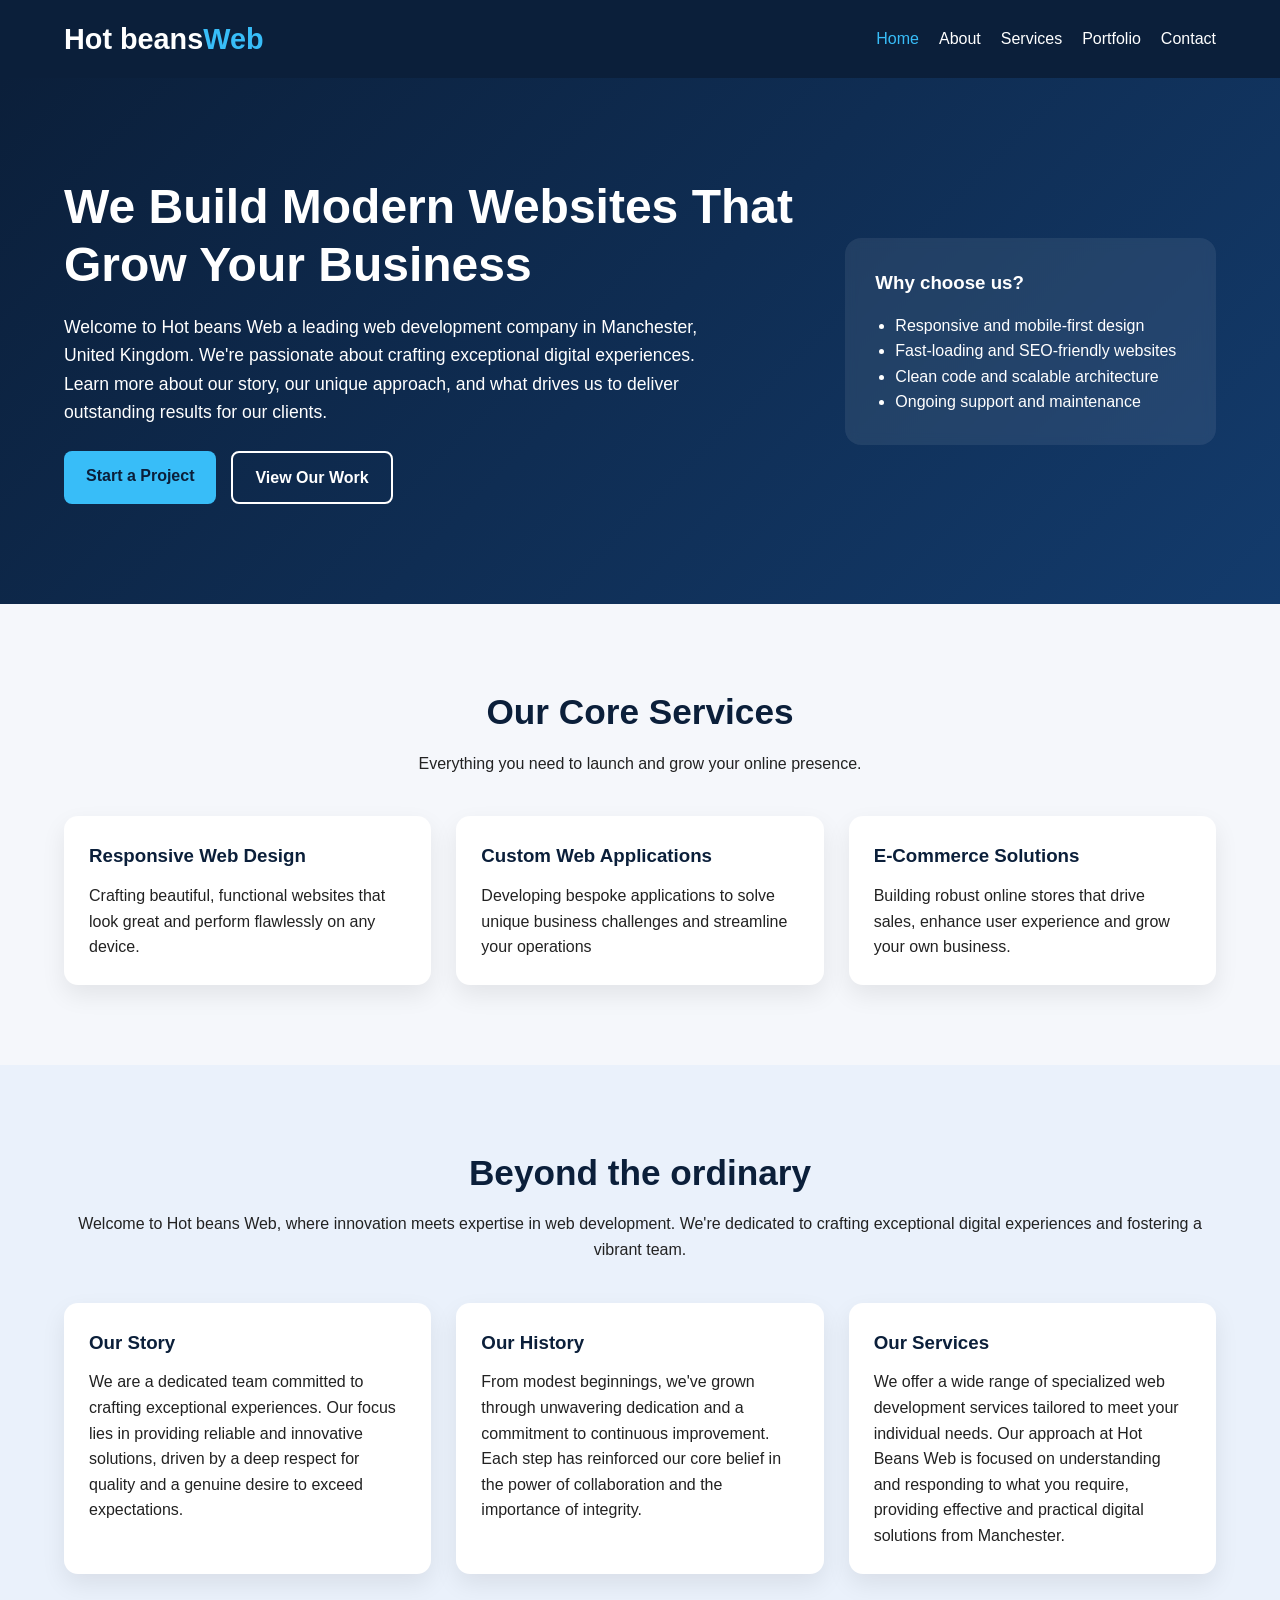
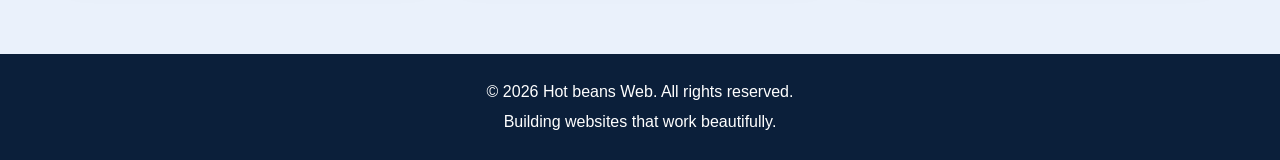
<file: index.html>
<!DOCTYPE html>
<html lang="en">
<head>
  <meta charset="UTF-8" />
  <meta name="viewport" content="width=device-width, initial-scale=1.0" />
  <meta name="description" content="Hot beans Web is a modern web development company building fast, responsive, and scalable websites for businesses." />
  <title>Hot beans Web | Web Development Company</title>
  <link rel="stylesheet" href="css/style.css"/>
</head>
<body>
  <header class="header">
    <div class="container navbar">
      <a href="index.html" class="logo">Hot beans<span>Web</span></a>

      <nav>
        <ul class="nav-links">
          <li><a href="index.html" class="active">Home</a></li>
          <li><a href="pages/about.html">About</a></li>
          <li><a href="pages/services.html">Services</a></li>
          <li><a href="pages/portfolio.html">Portfolio</a></li>
          <li><a href="pages/contact.html">Contact</a></li>
        </ul>
      </nav>

      <button id="menu-toggle" class="menu-toggle">Menu</button>
    </div>
  </header>
<section class="hero">

      <div class="container hero-grid">

        <div class="hero-text">

          <h1>We Build Modern Websites That Grow Your Business</h1>

          <p>

            Welcome to Hot beans Web a leading web development company in Manchester, United Kingdom. We're passionate about crafting 

            exceptional digital experiences. Learn more about our story, our unique approach, and what drives us to deliver outstanding results for our clients.

          </p>

          <div class="hero-buttons">

            <a href="pages/contact.html" class="btn primary-btn">Start a Project</a>

            <a href="pages/portfolio.html" class="btn secondary-btn">View Our Work</a>

          </div>

        </div>

        <div class="hero-card">

          <h3>Why choose us?</h3>

          <ul>

            <li>Responsive and mobile-first design</li>

            <li>Fast-loading and SEO-friendly websites</li>

            <li>Clean code and scalable architecture</li>

            <li>Ongoing support and maintenance</li>

          </ul>

        </div>

      </div>

    </section>

    <section class="section">
      <div class="container">
        <div class="section-title">
          <h2>Our Core Services</h2>
          <p>Everything you need to launch and grow your online presence.</p>
        </div>

        <div class="cards">
          <div class="card">
            <h3>Responsive Web Design</h3>
            <p>Crafting beautiful, functional websites that look great and perform flawlessly on any device.</p>
          </div>
          <div class="card">
            <h3>Custom Web Applications</h3>
            <p>Developing bespoke applications to solve unique business challenges and streamline your operations</p>
          </div>
          <div class="card">
            <h3>E-Commerce Solutions</h3>
            <p>Building robust online stores that drive sales, enhance user experience and grow your own business.
            </p>
          </div>
        </div>
      </div>
    </section>
       
    <section class="section dark-section">
      <div class="container">
        <div class="section-title">
          <h2>Beyond the ordinary</h2>
          <p>Welcome to Hot beans Web, where innovation meets expertise in web development. 
            We're dedicated to crafting exceptional digital experiences and fostering a vibrant team.</p>
        </div>

        <div class="features">
          <div class="feature-box">
            <h3>Our Story</h3>
            <p>We are a dedicated team committed to crafting exceptional experiences. 
              Our focus lies in providing reliable and innovative solutions, driven by
               a deep respect for quality and a genuine desire to exceed expectations.</p>
          </div>
          <div class="feature-box">
            <h3>Our History</h3>
            <p>From modest beginnings, we've grown through unwavering dedication and a commitment to continuous improvement. 
              Each step has reinforced our core belief in the power of collaboration and the importance of integrity.</p>
          </div>
          <div class="feature-box">
            <h3>Our Services</h3>
            <p>We offer a wide range of specialized web development services tailored to meet your individual needs.
              Our approach at Hot Beans Web is focused on understanding and responding to what you require, providing 
              effective and practical digital solutions from Manchester.
            </p>
          </div>
        </div>
      </div>
    </section>
  </main>

  <footer class="footer">
    <div class="container footer-content">
      <p>&copy; 2026 Hot beans Web. All rights reserved.</p>
      <p>Building websites that work beautifully.</p>
    </div>
  </footer>

  <script src="scripts/javascript.js"></script>
</body>
</html>
</file>
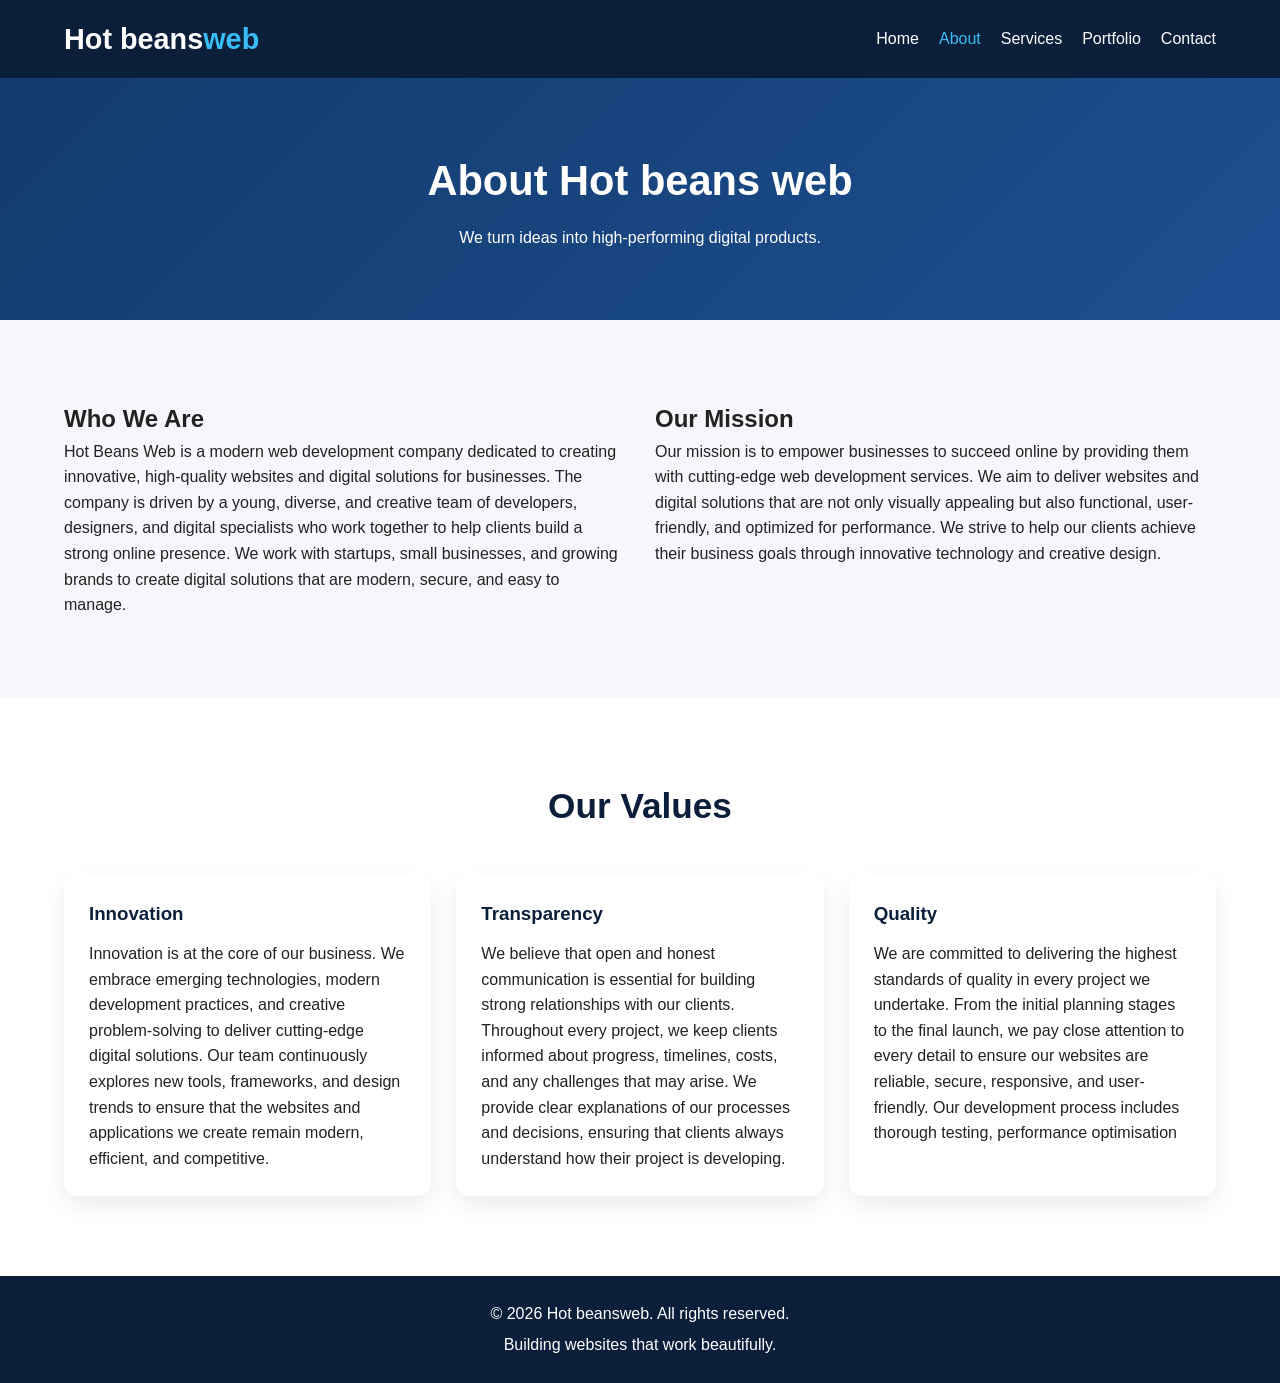
<file: pages/about.html>
<!DOCTYPE html>
<html lang="en">
<head>
  <meta charset="UTF-8" />
  <meta name="viewport" content="width=device-width, initial-scale=1.0" />
  <meta name="description" content="Learn more about Hot beans web, our mission, team values, and approach to web development." />
  <title>About Us | Hot beans web</title>
  <link rel="stylesheet" href="../css/style.css" />
</head>
<body>
  <header class="header">
    <div class="container navbar">
      <a href="../index.html" class="logo">Hot beans<span>web</span></a>

      <nav>
        <ul class="nav-links">
          <li><a href="../index.html">Home</a></li>
          <li><a href="about.html" class="active">About</a></li>
          <li><a href="services.html">Services</a></li>
          <li><a href="portfolio.html">Portfolio</a></li>
          <li><a href="contact.html">Contact</a></li>
        </ul>
      </nav>

      <button id="menu-toggle" class="menu-toggle">Menu</button>
    </div>
  </header>

  <main class="page-main">
    <section class="page-banner">
      <div class="container">
        <h1>About Hot beans web</h1>
        <p>We turn ideas into high-performing digital products.</p>
      </div>
    </section>

    <section class="section">
      <div class="container two-column">
        <div>
          <h2>Who We Are</h2>
          <p>
            Hot Beans Web is a modern web development company dedicated to creating innovative, 
            high-quality websites and digital solutions for businesses. The company is driven by 
            a young, diverse, and creative team of developers, designers, and digital specialists 
            who work together to help clients build a strong online presence. We work with startups,
            small businesses, and growing brands to create digital solutions that are modern, secure, 
            and easy to manage. </p>
        </div>
        <div>
          <h2>Our Mission</h2>
          <p>
            Our mission is to empower businesses to succeed online by providing them with 
            cutting-edge web development services. We aim to deliver websites and digital 
            solutions that are not only visually appealing but also functional, user-friendly, 
            and optimized for performance. We strive to help our clients achieve their business 
            goals through innovative technology and creative design.
          </p>
        </div>
      </div>
    </section>

    <section class="section light-section">
      <div class="container">
        <div class="section-title">
          <h2>Our Values</h2>
        </div>

        <div class="cards">
          <div class="card">
            <h3>Innovation</h3>
            <p>Innovation is at the core of our business. We embrace emerging technologies,
               modern development practices, and creative problem-solving to deliver cutting-edge
              digital solutions. Our team continuously explores new tools, frameworks, and design 
              trends to ensure that the websites and applications we create remain modern, efficient, and competitive.</p>
          </div>
          <div class="card">
            <h3>Transparency</h3>
            <p>We believe that open and honest communication is essential for building strong
               relationships with our clients. Throughout every project, we keep clients informed 
               about progress, timelines, costs, and any challenges that may arise. We provide clear explanations 
              of our processes and decisions, ensuring that clients always understand how their project is developing.</p>
          </div>
          <div class="card">
            <h3>Quality</h3>
            <p>We are committed to delivering the highest standards of quality in every 
              project we undertake. From the initial planning stages to the final launch,
              we pay close attention to every detail to ensure our websites are reliable, secure, responsive,
              and user-friendly. Our development process includes thorough testing, performance optimisation</p>
          </div>
        </div>
      </div>
    </section>
  </main>

  <footer class="footer">
    <div class="container footer-content">
      <p>&copy; 2026 Hot beans<span>web</span>. All rights reserved.</p>
      <p>Building websites that work beautifully.</p>
    </div>
  </footer>

  <script src="../scripts/javascript.js"></script>
</body>
</html>
</file>
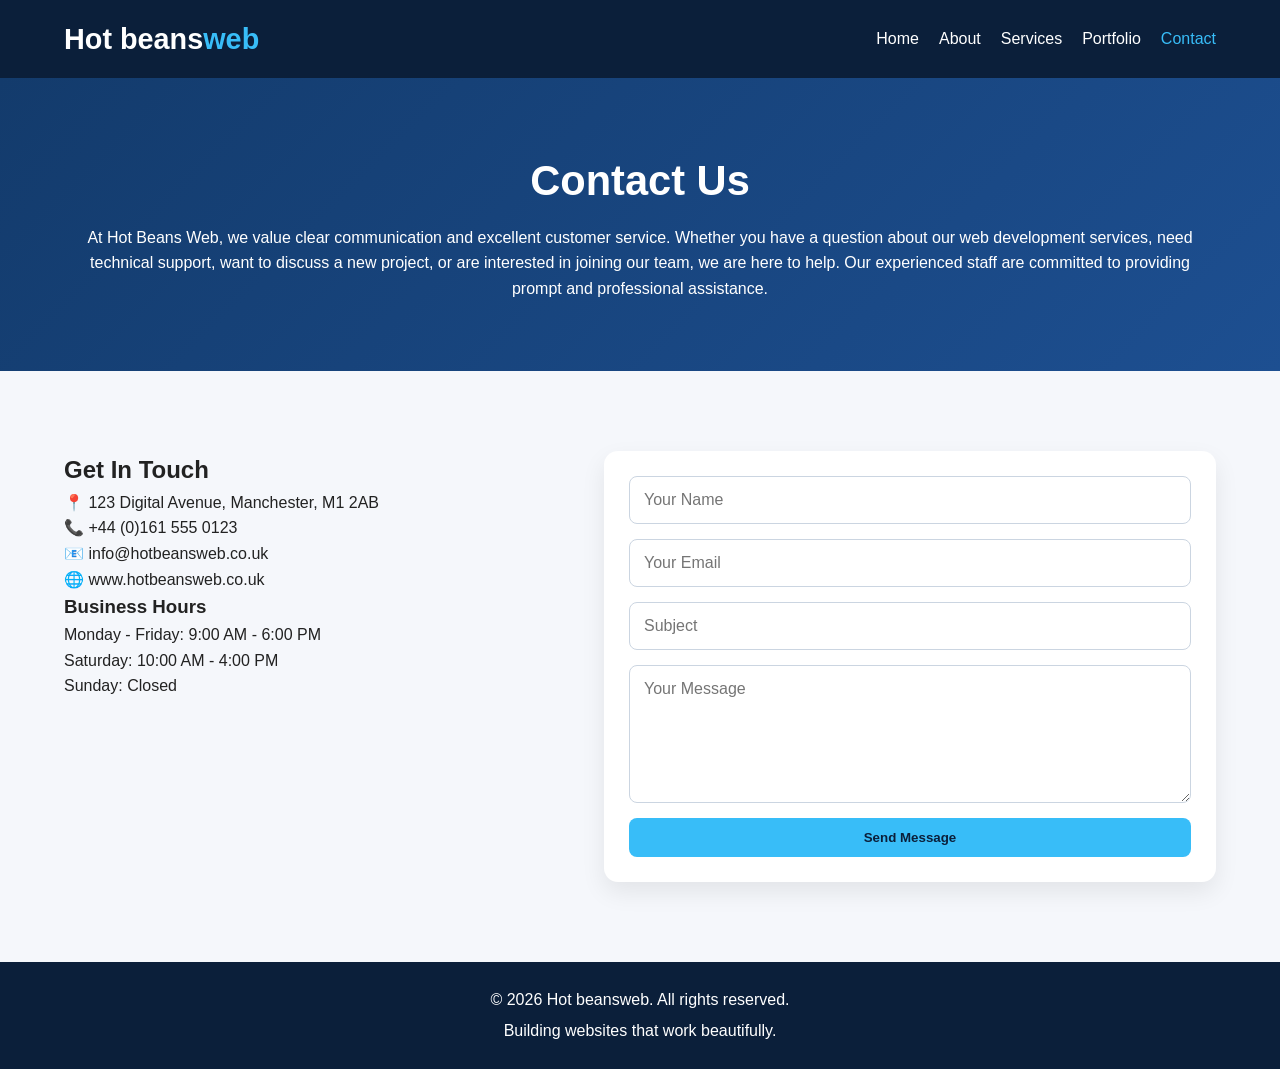
<file: pages/contact.html>
<!DOCTYPE html>
<html lang="en">
<head>
  <meta charset="UTF-8" />
  <meta name="viewport" content="width=device-width, initial-scale=1.0" />
  <meta name="description" content="Contact Hot beans web for web development, website redesign, and digital solutions." />
  <title>Contact | Hot beans web</title>
  <link rel="stylesheet" href="../css/style.css" />
</head>
<body>
  <header class="header">
    <div class="container navbar">
      <a href="../index.html" class="logo">Hot beans<span>web</span></a>

      <nav>
        <ul class="nav-links">
          <li><a href="../index.html">Home</a></li>
          <li><a href="about.html">About</a></li>
          <li><a href="services.html">Services</a></li>
          <li><a href="portfolio.html">Portfolio</a></li>
          <li><a href="contact.html" class="active">Contact</a></li>
        </ul>
      </nav>

      <button id="menu-toggle" class="menu-toggle">Menu</button>
    </div>
  </header>

  <main class="page-main">
    <section class="page-banner">
      <div class="container">
        <h1>Contact Us</h1>
        <p>At Hot Beans Web, we value clear communication and excellent customer service.
           Whether you have a question about our web development services, need technical 
           support, want to discuss a new project, or are interested in joining our team,
           we are here to help. Our experienced staff are committed to providing prompt
            and professional assistance.</p>
      </div>
    </section>

    <section class="section">
      <div class="container contact-grid">
        <div>
          <h2>Get In Touch</h2>
          <p>📍 123 Digital Avenue, Manchester, M1 2AB</p>
          <p>📞 +44 (0)161 555 0123</p>
          <p>📧 info@hotbeansweb.co.uk</p>
          <p>🌐 www.hotbeansweb.co.uk</p>

          <h3>Business Hours</h3>
          <p>Monday - Friday: 9:00 AM - 6:00 PM</p>
          <p>Saturday: 10:00 AM - 4:00 PM</p>
          <p>Sunday: Closed</p>
        </div>

        <form class="contact-form">
          <input type="text" placeholder="Your Name" required />
          <input type="email" placeholder="Your Email" required />
          <input type="text" placeholder="Subject" required />
          <textarea rows="6" placeholder="Your Message" required></textarea>
          <button type="submit" class="btn primary-btn">Send Message</button>
        </form>
      </div>
    </section>
  </main>

  <footer class="footer">
    <div class="container footer-content">
      <p>&copy; 2026 Hot beans<span>web</span>. All rights reserved.</p>
      <p>Building websites that work beautifully.</p>
    </div>
  </footer>

  <script src="../scripts/javascript.js"></script>
</body>
</html>
</file>
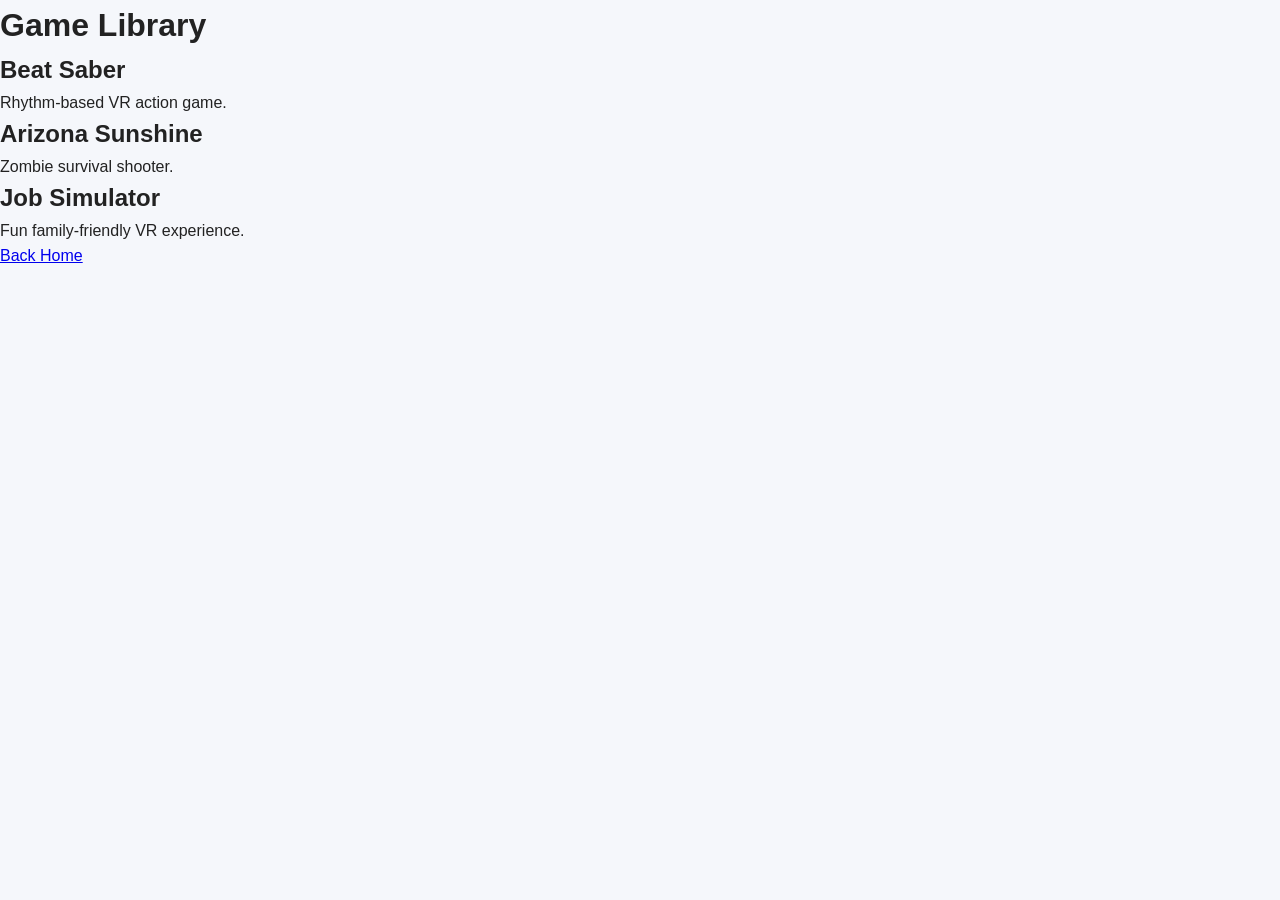
<file: pages/page.html>
<!DOCTYPE html>
<html lang="en">
<head>
<title>Game Library</title>
<link rel="stylesheet" href="../css/style.css">
</head>

<body>

<h1>Game Library</h1>

<div class="game-card">
    <h2>Beat Saber</h2>
    <p>Rhythm-based VR action game.</p>
</div>

<div class="game-card">
    <h2>Arizona Sunshine</h2>
    <p>Zombie survival shooter.</p>
</div>

<div class="game-card">
    <h2>Job Simulator</h2>
    <p>Fun family-friendly VR experience.</p>
</div>

<a href="../index.html">Back Home</a>

</body>
</html>
</file>
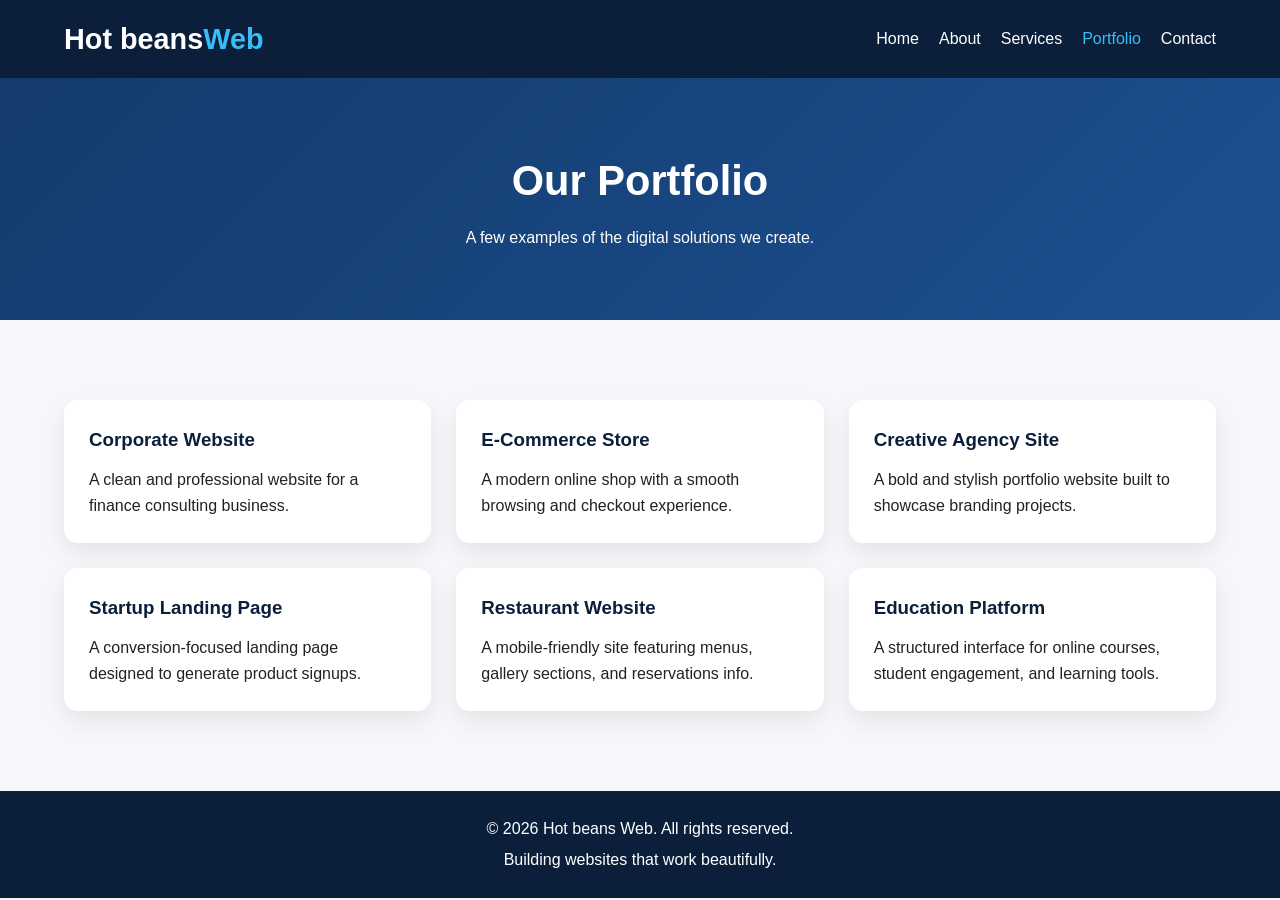
<file: pages/portfolio.html>
<!DOCTYPE html>
<html lang="en">
<head>
  <meta charset="UTF-8" />
  <meta name="viewport" content="width=device-width, initial-scale=1.0" />
  <meta name="description" content="See recent web design and development projects completed by WebNova Studio." />
  <title>Portfolio | Hot beans web
  </title>
  <link rel="stylesheet" href="../css/style.css" />
</head>
<body>
  <header class="header">
    <div class="container navbar">
      <a href="../index.html" class="logo">Hot beans<span>Web</span></a>

      <nav>
        <ul class="nav-links">
          <li><a href="../index.html">Home</a></li>
          <li><a href="about.html">About</a></li>
          <li><a href="services.html">Services</a></li>
          <li><a href="portfolio.html" class="active">Portfolio</a></li>
          <li><a href="contact.html">Contact</a></li>
        </ul>
      </nav>

      <button id="menu-toggle" class="menu-toggle">Menu</button>
    </div>
  </header>

  <main class="page-main">
    <section class="page-banner">
      <div class="container">
        <h1>Our Portfolio</h1>
        <p>A few examples of the digital solutions we create.</p>
      </div>
    </section>

    <section class="section">
      <div class="container">
        <div class="cards">
          <div class="card">
            <h3>Corporate Website</h3>
            <p>A clean and professional website for a finance consulting business.</p>
          </div>
          <div class="card">
            <h3>E-Commerce Store</h3>
            <p>A modern online shop with a smooth browsing and checkout experience.</p>
          </div>
          <div class="card">
            <h3>Creative Agency Site</h3>
            <p>A bold and stylish portfolio website built to showcase branding projects.</p>
          </div>
          <div class="card">
            <h3>Startup Landing Page</h3>
            <p>A conversion-focused landing page designed to generate product signups.</p>
          </div>
          <div class="card">
            <h3>Restaurant Website</h3>
            <p>A mobile-friendly site featuring menus, gallery sections, and reservations info.</p>
          </div>
          <div class="card">
            <h3>Education Platform</h3>
            <p>A structured interface for online courses, student engagement, and learning tools.</p>
          </div>
        </div>
      </div>
    </section>
  </main>

  <footer class="footer">
    <div class="container footer-content">
      <p>&copy; 2026 Hot beans Web. All rights reserved.</p>
      <p>Building websites that work beautifully.</p>
    </div>
  </footer>

  <script src="../scripts/javascript.js"></script>
</body>
</html>
</file>
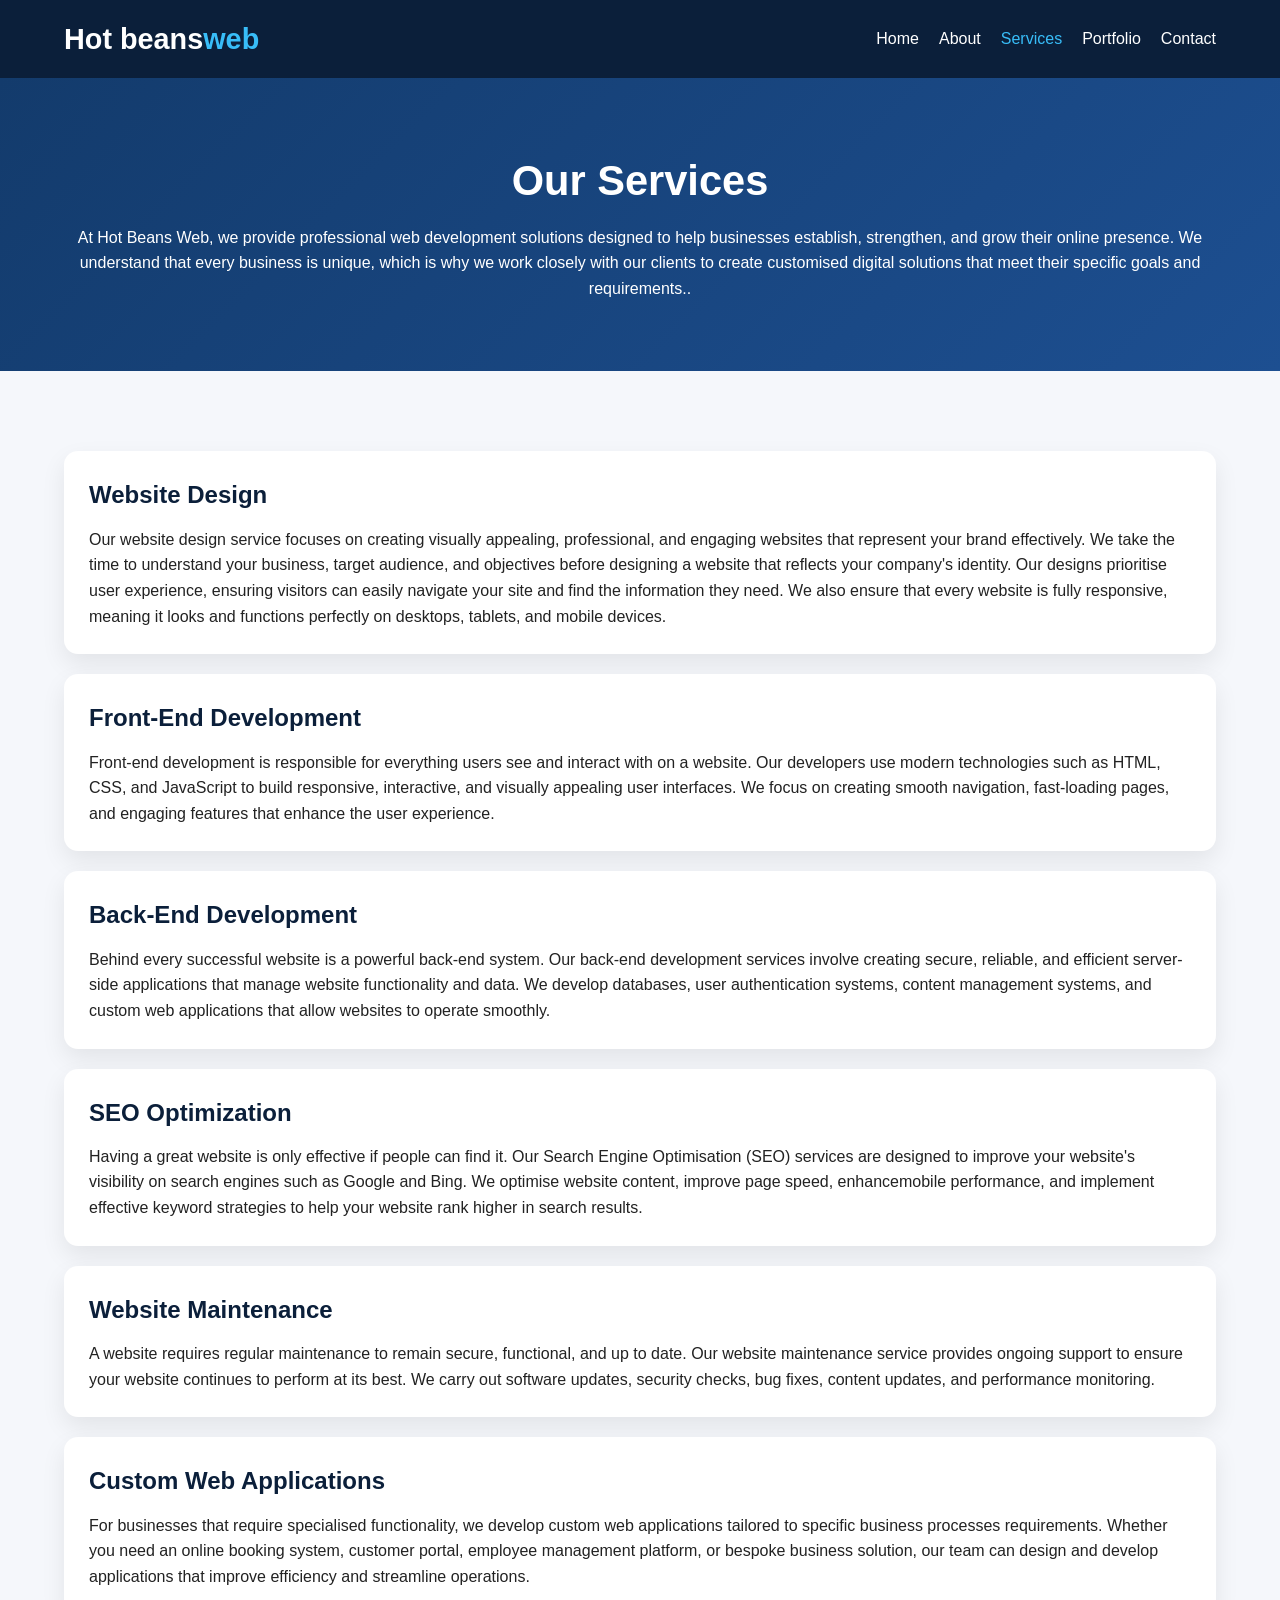
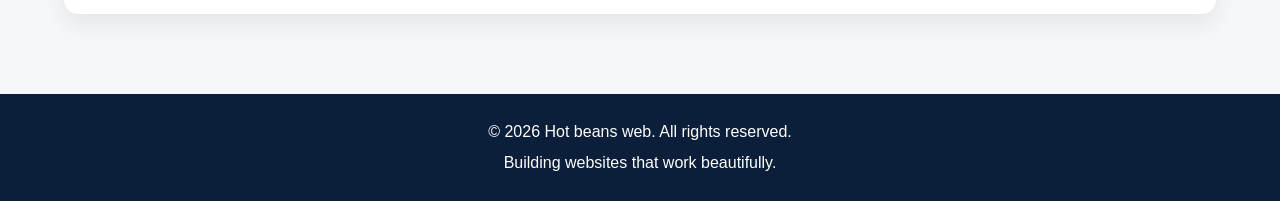
<file: pages/services.html>
<!DOCTYPE html>
<html lang="en">
<head>
  <meta charset="UTF-8" />
  <meta name="viewport" content="width=device-width, initial-scale=1.0" />
  <meta name="description" content="Explore the services offered by Hot beans web including web design, development, SEO, and maintenance." />
  <title>Services | Hot beans web</title>
  <link rel="stylesheet" href="../css/style.css" />
</head>
<body>
  <header class="header">
    <div class="container navbar">
      <a href="../index.html" class="logo">Hot beans<span>web</span></a>

      <nav>
        <ul class="nav-links">
          <li><a href="../index.html">Home</a></li>
          <li><a href="about.html">About</a></li>
          <li><a href="services.html" class="active">Services</a></li>
          <li><a href="portfolio.html">Portfolio</a></li>
          <li><a href="contact.html">Contact</a></li>
        </ul>
      </nav>

      <button id="menu-toggle" class="menu-toggle">Menu</button>
    </div>
  </header>

  <main class="page-main">
    <section class="page-banner">
      <div class="container">
        <h1>Our Services</h1>
        <p>At Hot Beans Web, we provide professional web development solutions 
          designed to help businesses establish, strengthen, and grow their 
          online presence. We understand that every business is unique, which 
          is why we work closely with our clients to create customised digital 
          solutions that meet their specific goals and requirements..</p>
      </div>
    </section>

    <section class="section">
      <div class="container">
        <div class="service-list">
          <div class="service-item">
            <h2>Website Design</h2>
            <p>Our website design service focuses on creating visually appealing,
               professional, and engaging websites that represent your brand 
               effectively. We take the time to understand your business, target 
               audience, and objectives before designing a website that reflects
               your company's identity. Our designs prioritise user experience, 
               ensuring visitors can easily navigate your site and find the 
               information they need. We also ensure that every website
               is fully responsive, meaning it looks and functions perfectly on 
               desktops, tablets, and mobile devices.</p>
          </div>
          <div class="service-item">
            <h2>Front-End Development</h2>
            <p>Front-end development is responsible for everything users see
               and interact with on a website. Our developers use modern
                technologies such as HTML, CSS, and JavaScript to build 
                responsive, interactive, and visually appealing user interfaces.
                We focus on creating smooth navigation, fast-loading pages, and 
                engaging features that enhance the user experience.</p>
          </div>
          <div class="service-item">
            <h2>Back-End Development</h2>
            <p>Behind every successful website is a powerful back-end system. Our 
              back-end development services involve creating secure, reliable, and
              efficient server-side applications that manage website functionality
              and data. We develop databases, user authentication systems, content
              management systems, and custom web applications that allow websites to operate smoothly.</p>
          </div>
          <div class="service-item">
            <h2>SEO Optimization</h2>
            <p>Having a great website is only effective if people can find it. Our
               Search Engine Optimisation (SEO) services are designed to improve 
               your website's visibility on search engines such as Google and Bing.
               We optimise website content, improve page speed, enhancemobile performance, 
               and implement effective keyword strategies to help your website rank higher in search results.</p>
          </div>
          <div class="service-item">
            <h2>Website Maintenance</h2>
            <p>A website requires regular maintenance to remain secure, functional, 
              and up to date. Our website maintenance service provides ongoing support
              to ensure your website continues to perform at its best. We carry out software 
              updates, security checks, bug fixes, content updates, and performance monitoring.</p>
          </div>
          <div class="service-item">
            <h2>Custom Web Applications</h2>
            <p>For businesses that require specialised functionality, we develop
              custom web applications tailored to specific business processes 
              requirements. Whether you need an online booking system, customer 
              portal, employee management platform, or bespoke business
              solution, our team can design and develop applications that 
              improve efficiency and streamline operations.</p>
          </div>
        </div>
      </div>
    </section>
  </main>

  <footer class="footer">
    <div class="container footer-content">
      <p>&copy; 2026 Hot beans web. All rights reserved.</p>
      <p>Building websites that work beautifully.</p>
    </div>
  </footer>

  <script src="../scripts/javascript.js"></script>
</body>
</html>
</file>
<file: css/style.css>
* {
  margin: 0;
  padding: 0;
  box-sizing: border-box;
  font-family: Arial, sans-serif;
}

body {
  line-height: 1.6;
  background-color: #f5f7fb;
  color: #222;
}

.container {
  width: 90%;
  max-width: 1200px;
  margin: 0 auto;
}

.header {
  background: #0b1f3a;
  color: #fff;
  padding: 16px 0;
  position: sticky;
  top: 0;
  z-index: 1000;
}

.navbar {
  display: flex;
  justify-content: space-between;
  align-items: center;
  gap: 20px;
}

.logo {
  color: #fff;
  text-decoration: none;
  font-size: 1.8rem;
  font-weight: bold;
}

.logo span {
  color: #38bdf8;
}

.nav-links {
  list-style: none;
  display: flex;
  gap: 20px;
}

.nav-links a {
  color: #fff;
  text-decoration: none;
  font-weight: 500;
  transition: color 0.3s ease;
}

.nav-links a:hover,
.nav-links a.active {
  color: #38bdf8;
}

.menu-toggle {
  display: none;
  background: #38bdf8;
  border: none;
  color: #0b1f3a;
  padding: 10px 14px;
  border-radius: 6px;
  cursor: pointer;
  font-weight: bold;
}

.hero {
  background: linear-gradient(135deg, #0b1f3a, #133b6c);
  color: #fff;
  padding: 100px 0;
}

.hero-grid {
  display: grid;
  grid-template-columns: 2fr 1fr;
  gap: 40px;
  align-items: center;
}

.hero-text h1 {
  font-size: 3rem;
  margin-bottom: 20px;
  line-height: 1.2;
}

.hero-text p {
  margin-bottom: 25px;
  font-size: 1.1rem;
  max-width: 650px;
}

.hero-buttons {
  display: flex;
  gap: 15px;
  flex-wrap: wrap;
}

.btn {
  display: inline-block;
  text-decoration: none;
  padding: 12px 22px;
  border-radius: 8px;
  font-weight: bold;
  transition: all 0.3s ease;
}

.primary-btn {
  background: #38bdf8;
  color: #0b1f3a;
}

.primary-btn:hover {
  background: #0ea5e9;
}

.secondary-btn {
  border: 2px solid #fff;
  color: #fff;
}

.secondary-btn:hover {
  background: #fff;
  color: #0b1f3a;
}

.hero-card {
  background: rgba(255, 255, 255, 0.08);
  padding: 30px;
  border-radius: 16px;
  backdrop-filter: blur(6px);
}

.hero-card h3 {
  margin-bottom: 15px;
}

.hero-card ul {
  padding-left: 20px;
}

.section {
  padding: 80px 0;
}

.section-title {
  text-align: center;
  margin-bottom: 40px;
}

.section-title h2 {
  font-size: 2.2rem;
  color: #0b1f3a;
  margin-bottom: 10px;
}

.cards {
  display: grid;
  grid-template-columns: repeat(3, 1fr);
  gap: 25px;
}

.card,
.feature-box,
.service-item {
  background: #fff;
  padding: 25px;
  border-radius: 14px;
  box-shadow: 0 10px 25px rgba(0, 0, 0, 0.08);
}

.card h3,
.feature-box h3,
.service-item h2 {
  margin-bottom: 12px;
  color: #0b1f3a;
}

.dark-section {
  background: #eaf1fb;
}

.light-section {
  background: #ffffff;
}

.features {
  display: grid;
  grid-template-columns: repeat(3, 1fr);
  gap: 25px;
}

.page-main {
  min-height: 70vh;
}

.page-banner {
  background: linear-gradient(135deg, #133b6c, #1d4f91);
  color: #fff;
  padding: 70px 0;
  text-align: center;
}

.page-banner h1 {
  font-size: 2.6rem;
  margin-bottom: 10px;
}

.two-column {
  display: grid;
  grid-template-columns: 1fr 1fr;
  gap: 30px;
}

.service-list {
  display: grid;
  gap: 20px;
}

.contact-grid {
  display: grid;
  grid-template-columns: 1fr 1.2fr;
  gap: 30px;
}

.contact-form {
  display: flex;
  flex-direction: column;
  gap: 15px;
  background: #fff;
  padding: 25px;
  border-radius: 14px;
  box-shadow: 0 10px 25px rgba(0, 0, 0, 0.08);
}

.contact-form input,
.contact-form textarea {
  width: 100%;
  padding: 14px;
  border: 1px solid #cbd5e1;
  border-radius: 8px;
  font-size: 1rem;
}

.contact-form button {
  border: none;
  cursor: pointer;
}

.footer {
  background: #0b1f3a;
  color: #fff;
  text-align: center;
  padding: 20px 0;
}

.footer-content p {
  margin: 5px 0;
}

@media (max-width: 900px) {
  .hero-grid,
  .cards,
  .features,
  .two-column,
  .contact-grid {
    grid-template-columns: 1fr;
  }

  .hero-text h1 {
    font-size: 2.2rem;
  }
}

@media (max-width: 768px) {
  .navbar {
    flex-wrap: wrap;
  }

  .menu-toggle {
    display: inline-block;
  }

  .nav-links {
    display: none;
    width: 100%;
    flex-direction: column;
    background: #102947;
    margin-top: 10px;
    padding: 15px;
    border-radius: 10px;
  }

  .nav-links.show {
    display: flex;
  }
}
</file>
